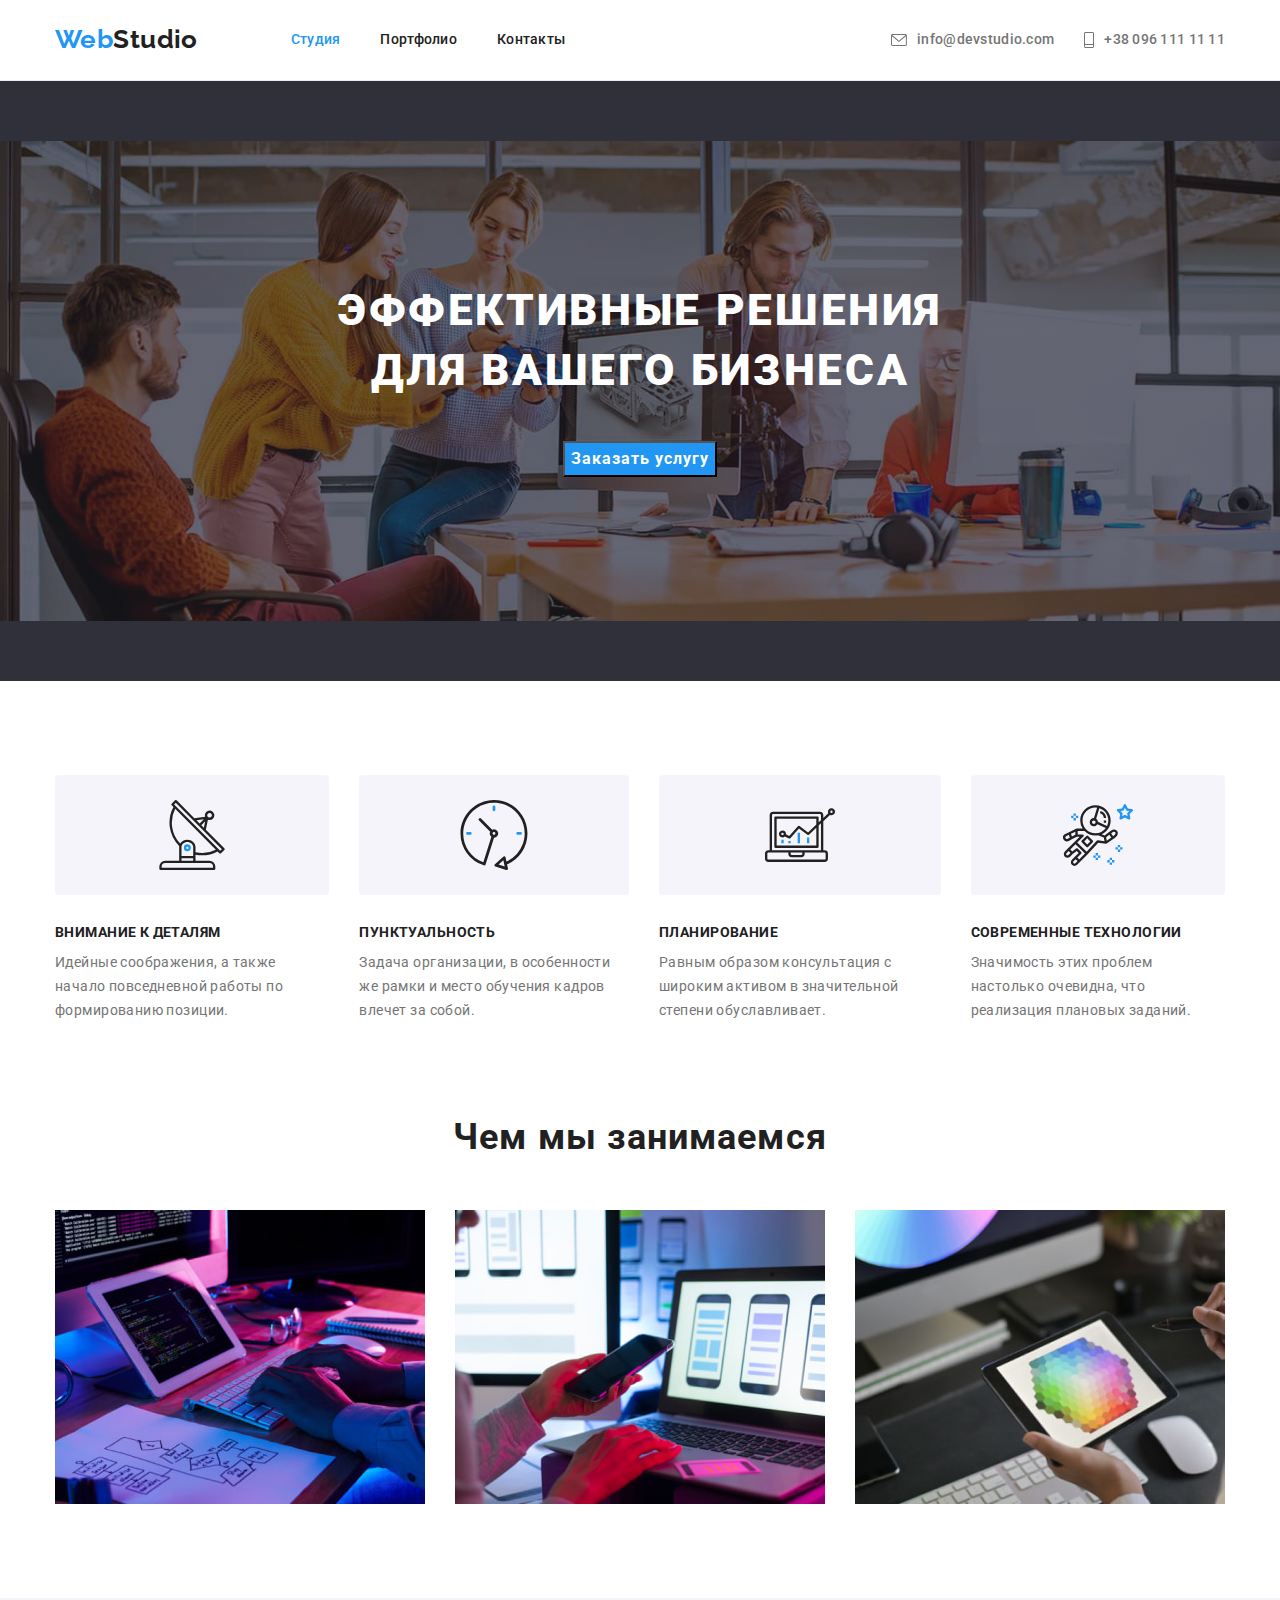
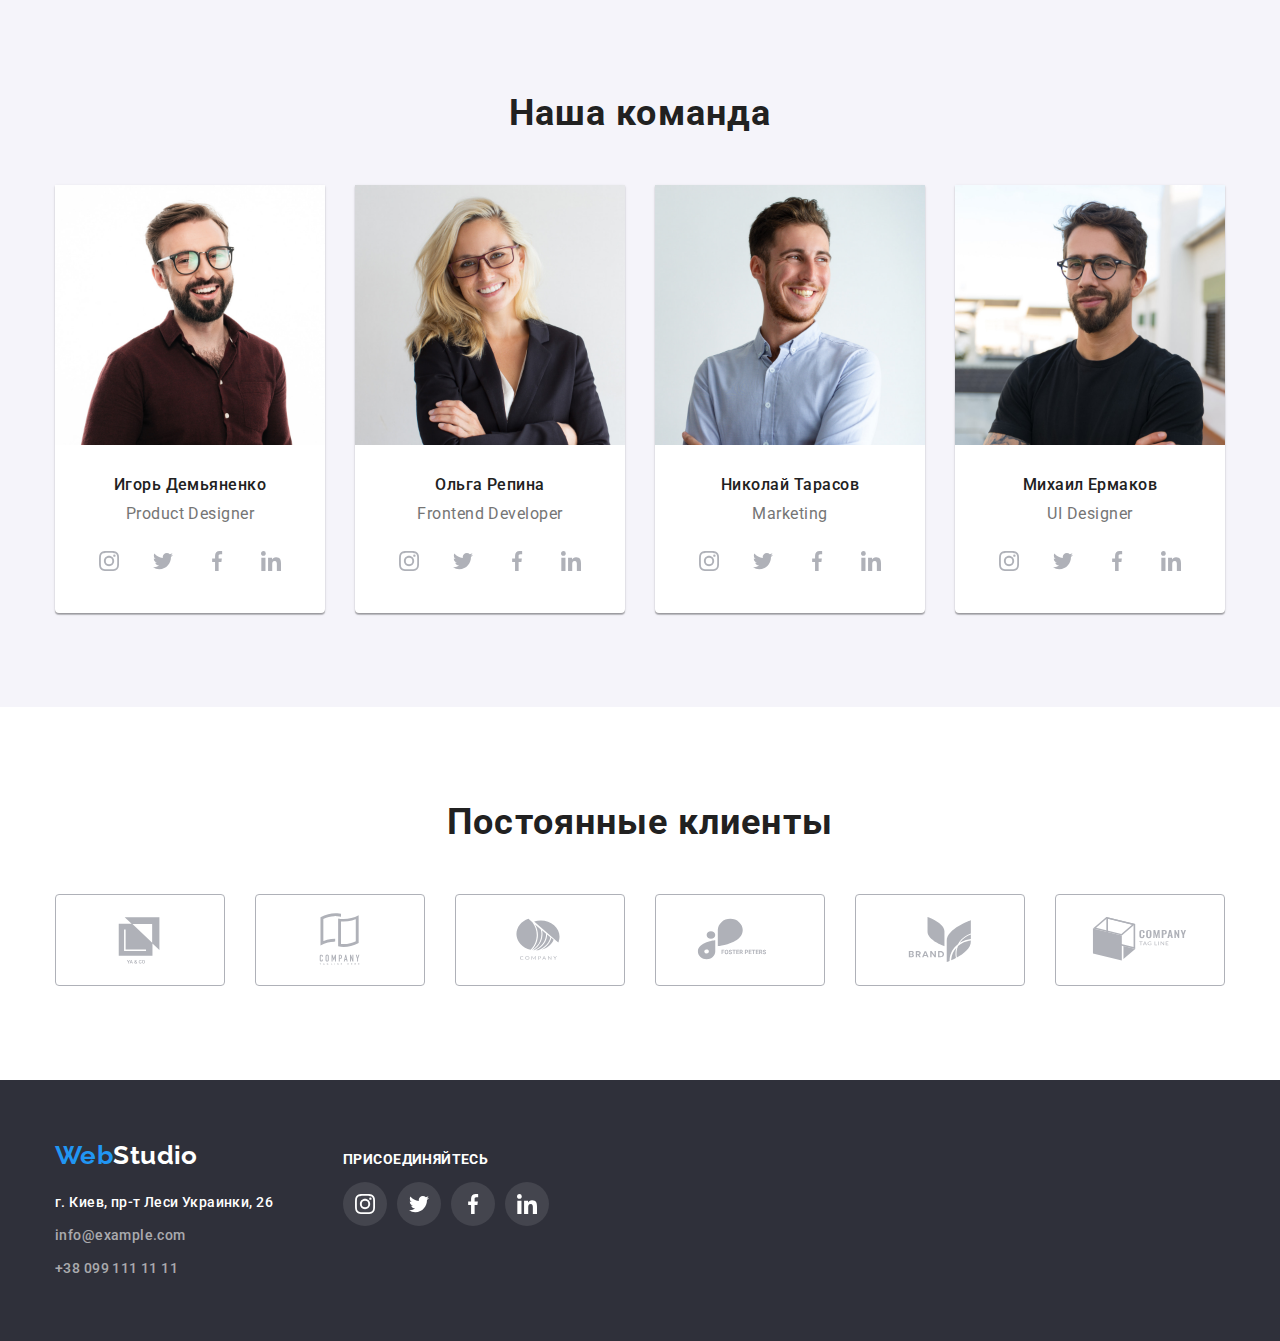
<file: index.html>
<!DOCTYPE html>
<html lang="ru">

<head>
  <meta charset="UTF-8">
  <meta http-equiv="X-UA-Compatible" content="IE=edge">
  <meta name="viewport" content="width=device-width, initial-scale=1.0">
  <title lang="en">WebStudio</title>

  <link rel="preconnect" href="https://fonts.googleapis.com">
  <link rel="preconnect" href="https://fonts.gstatic.com" crossorigin>
  <link href="https://fonts.googleapis.com/css2?family=Raleway:wght@700&family=Roboto:wght@400;500;700;900&display=swap"
    rel="stylesheet">

<link rel="stylesheet" href="https://cdn.jsdelivr.net/npm/modern-normalize@1.1.0/modern-normalize.min.css">

    <link rel="stylesheet" href="./css/styles.css">
</head>

<body>

          <header class="header">
<div class="container header-container"> 
      <nav class="container-nav">
        <a href="index.html" lang="en" class="logo">Web<span class="logo-black">Studio</span></a>
      
      
             <ul class="site-nav">
              <li class="item"><a class="link studio" href="index.html">Студия</a></li>
          <li class="item"><a class="link" href="portfolio.html">Портфолио</a></li>
          <li class="item"><a class="link" href="">Контакты</a></li>
        </ul>
      
      </nav>
      
      
      

        <ul class="contacts-nav">
        <li class="item">
          <a class="contacts" href="mailto:info@devstudio.com">
            <svg class="header-icon" width="16" height="12">
              <use href="./images/sprite.svg#email"></use>
            </svg>
        info@devstudio.com</a>
        </li>
        <li class="item">
          <a class="contacts" href="tel:+380961111111">
            <svg class="header-icon" width="10" height="16">
              <use href="./images/sprite.svg#mobile"></use>
            </svg>
            +38 096 111 11 11
          </a>
        </li>
        </ul>

      
</div>

</header>

  <main>
    <!-- HERO -->
    
    <section class="hero">
      <div class="container">
        <h1 class="hero-title">Эффективные решения <br> для вашего бизнеса</h1>
        <button class="button" type="button">Заказать услугу</button>
      </div>
    </section>

    <!-- Benefits -->
    <section class="section">
      
      <div class="container">
      <h2 class="visually-hidden">Преимущества нашей компании</h2>

<!-- <ul class="benefits-icon">
  <li class="benefits-icon-item"> <svg class="icon-item-ben" width="70" height="70">
    <use href="./images/sprite.svg#antenna" ></use>
  </svg></li>
  <li class="benefits-icon-item"> <svg class="icon-item-ben" width="70" height="70">
    <use href="./images/sprite.svg#clock"></use>
  </svg></li>
  <li class="benefits-icon-item"> <svg class="icon-item-ben" width="70" height="70">
    <use href="./images/sprite.svg#diagram"></use>
  </svg></li>
  <li class="benefits-icon-item"> <svg class="icon-item-ben" width="70" height="70">
    <use href="./images/sprite.svg#astronaut"></use>
  </svg></li>
</ul> -->

        <ul class="benefits-main">
          <li class="benefits-item">
            <div class="benefits-icon">
              <svg width="70px" height="70px">
                <use href="./images/sprite.svg#antenna"></use>
              </svg>
            </div>
            <h3 class="benefits-subtitle">Внимание к деталям</h3>
            <p class="benefits-text">Идейные соображения, а также начало повседневной работы по формированию позиции.</p>
          </li>
          <li class="benefits-item">
            <div class="benefits-icon">
              <svg width="70px" height="70px">
                <use href="./images/sprite.svg#clock"></use>
              </svg>
            </div>
            <h3 class="benefits-subtitle">Пунктуальность</h3>
            <p class="benefits-text">Задача организации, в особенности же рамки и место обучения кадров влечет за собой.</p>
        
          </li>
          <li class="benefits-item">
            <div class="benefits-icon">
              <svg width="70px" height="70px">
                <use href="./images/sprite.svg#diagram"></use>
              </svg>
            </div>
            <h3 class="benefits-subtitle">Планирование</h3>
            <p class="benefits-text">Равным образом консультация с широким активом в значительной степени обуславливает.</p>
        
          </li>
          <li class="benefits-item">
            <div class="benefits-icon">
              <svg width="70px" height="70px">
                <use href="./images/sprite.svg#astronaut"></use>
              </svg>
            </div>
            <h3 class="benefits-subtitle">Современные технологии</h3>
            <p class="benefits-text">Значимость этих проблем настолько очевидна, что реализация плановых заданий.</p>
        
          </li>
        </ul>
     </div>

    </section>

    <!-- Галерея -->
    <section class="gallery section">

      <div class="container">
          <h2 class="gallery-title">Чем мы занимаемся</h2>
          <ul class="gallery-main">
            <li class="gallery-item"><img src="./images/pic1.jpg" alt="Печатает текст на планете" width="370" height="294"></li>
            <li class="gallery-item"><img src="./images/pic2.jpg" alt="Смотрит в телефон" width="370" height="294"></li>
            <li class="gallery-item"><img src="./images/pic3.jpg" alt="Рисует на планшете" width="370" height="294"></li>
          </ul>
     </div>
    </section>
    <!-- Наша команда -->
    <section class="team section">
     <div class="container">
        <h2 class="team-title">Наша команда</h2>
        <ul class="team-box">
          <li class="team-main">
            <img src="./images/igor.jpg" alt="Улыбающийся парень в очках" width="270" height="260">
        
            <div class="team-container">
              <h3 class="team-name">Игорь Демьяненко</h3>
              <p class="team-text" lang="en">Product Designer</p>
              <ul class="social">
                <li class="social-item"><a class="social-link" href="">
                    <svg class="social-icon" width="20" height="20">
                      <use href="./images/sprite.svg#instagram"></use>
                    </svg>
                  </a>
                </li>
                <li class="social-item"><a class="social-link" href="">
                    <svg class="social-icon" width="20" height="20">
                      <use href="./images/sprite.svg#twitter"></use>
                    </svg>
                  </a></li>
                <li class="social-item">
                  <a class="social-link" href="">
                    <svg class="social-icon" width="20" height="20">
                      <use href="./images/sprite.svg#facebook"></use>
                    </svg>
                  </a>
                </li>
                <li class="social-item"><a class="social-link" href="">
                    <svg class="social-icon" width="20" height="20">
                      <use href="./images/sprite.svg#linkedin"></use>
                    </svg>
                  </a></li>
              </ul>
              </div>


             
          </li>

          <li class="team-main">
            <img src="./images/olg.jpg" alt="Улыбающияся девушка" width="270" height="260">
        <div class="team-container">
            <h3 class="team-name">Ольга Репина</h3>
            <p class="team-text" lang="en">Frontend Developer</p>
            <ul class="social">
              <li class="social-item"><a class="social-link" href="">
                  <svg class="social-icon" width="20" height="20">
                    <use href="./images/sprite.svg#instagram"></use>
                  </svg>
                </a>
              </li>
              <li class="social-item"><a class="social-link" href="">
                  <svg class="social-icon" width="20" height="20">
                    <use href="./images/sprite.svg#twitter"></use>
                  </svg>
                </a></li>
              <li class="social-item">
                <a class="social-link" href="">
                  <svg class="social-icon" width="20" height="20">
                    <use href="./images/sprite.svg#facebook"></use>
                  </svg>
                </a>
              </li>
              <li class="social-item"><a class="social-link" href="">
                  <svg class="social-icon" width="20" height="20">
                    <use href="./images/sprite.svg#linkedin"></use>
                  </svg>
                </a></li>
            </ul>
            </div>
            
           
          </li>
          <li class="team-main">
            <img src="./images/nikolay.jpg" alt="Улыбающийся парень" width="270" height="260">
        <div class="team-container">
            <h3 class="team-name">Николай Тарасов</h3>
            <p class="team-text" lang="en">Marketing</p>
            <ul class="social">
              <li class="social-item"><a class="social-link" href="">
                  <svg class="social-icon" width="20" height="20">
                    <use href="./images/sprite.svg#instagram"></use>
                  </svg>
                </a>
              </li>
              <li class="social-item"><a class="social-link" href="">
                  <svg class="social-icon" width="20" height="20">
                    <use href="./images/sprite.svg#twitter"></use>
                  </svg>
                </a></li>
              <li class="social-item">
                <a class="social-link" href="">
                  <svg class="social-icon" width="20" height="20">
                    <use href="./images/sprite.svg#facebook"></use>
                  </svg>
                </a>
              </li>
              <li class="social-item"><a class="social-link" href="">
                  <svg class="social-icon" width="20" height="20">
                    <use href="./images/sprite.svg#linkedin"></use>
                  </svg>
                </a></li>
            </ul>
            </div>
            
          </li>
          <li class="team-main">
            <img src="./images/mihail.jpg" alt="Бородатый парень с тату" width="270" height="260">
        <div class="team-container">
            <h3 class="team-name">Михаил Ермаков</h3>
            <p class="team-text" lang="en">UI Designer</p>
            <ul class="social">
              <li class="social-item"><a class="social-link" href="">
                  <svg class="social-icon" width="20" height="20">
                    <use href="./images/sprite.svg#instagram"></use>
                  </svg>
                </a>
              </li>
              <li class="social-item"><a class="social-link" href="">
                  <svg class="social-icon" width="20" height="20">
                    <use href="./images/sprite.svg#twitter"></use>
                  </svg>
                </a></li>
              <li class="social-item">
                <a class="social-link" href="">
                  <svg class="social-icon" width="20" height="20">
                    <use href="./images/sprite.svg#facebook"></use>
                  </svg>
                </a>
              </li>
              <li class="social-item"><a class="social-link" href="">
                  <svg class="social-icon" width="20" height="20">
                    <use href="./images/sprite.svg#linkedin"></use>
                  </svg>
                </a></li>
            </ul>
            </div>
            
          </li>
        </ul>
     </div>
    </section>
<!-- Постоянные клиенты -->
<section class="client section">
  <div class="container">
<h2 class="cliets-title">Постоянные клиенты</h2>

<ul class="clients-list">
  <li class="clients-item" >
    <a class="clients-link" href="">
      <svg class="cliets-icon" width="106" height="60">
        <use href="./images/sprite.svg#client1"></use>
      </svg>
    </a>
  </li>
  <li class="clients-item" >
    <a class="clients-link" href="">
      <svg class="cliets-icon" width="106" height="60">
        <use href="./images/sprite.svg#client2"></use>
      </svg>
    </a>
  </li>
  <li class="clients-item" >
    <a class="clients-link" href="">
      <svg class="cliets-icon" width="106" height="60">
        <use href="./images/sprite.svg#client3"></use>
      </svg>
    </a>
  </li>
  <li class="clients-item" >
    <a class="clients-link" href="">
      <svg class="cliets-icon" width="106" height="60">
        <use href="./images/sprite.svg#client4"></use>
      </svg>
    </a>
  </li>
  <li class="clients-item" >
    <a class="clients-link" href="">
      <svg class="cliets-icon" width="106" height="60">
        <use href="./images/sprite.svg#client5"></use>
      </svg>
    </a>
  </li>
  <li class="clients-item" >
    <a class="clients-link" href="">
      <svg class="cliets-icon" width="106" height="60">
        <use href="./images/sprite.svg#client6"></use>
      </svg>
    </a>
  </li>
</ul>

  </div>

</section>

  </main>
  
  <footer class="basement">

   <div class="container">
     <div class="general">
    <div class="boxes">
      <a href="index.html" lang="en" class="logo-basement">Web<span class="logo-white">Studio</span></a>
    
      <address> 
        <ul>
          <li class="basement-item"><a class="link adress" href="https://goo.gl/maps/S1K2Xz3BkquAbChR9">г. Киев, пр-т Леси Украинки, 26</a>
          </li>
          <li class="basement-item"><a class="link box" href="mailto:info@example.com">info@example.com</a></li>
          <li class="basement-item"><a class="link box" href="tel:+380991111111">+38 099 111 11 11</a></li>
        </ul>
      </address>
</div>
      <div class="footer">
<p class="footer-text">присоединяйтесь</p>
<ul class="footer-icon">
  <li class="footer-item">
    <a class="footer-link" href="">
      <svg class="icon-social" width="20" height="20">
        <use href="./images/sprite.svg#instagram"></use>
      </svg>
    </a>
  </li>
  <li class="footer-item">
    <a class="footer-link" href="">
      <svg class="icon-social" width="20" height="20">
        <use href="./images/sprite.svg#twitter"></use>
      </svg>
    </a>
  </li>
  <li class="footer-item">
    <a class="footer-link" href="">
      <svg class="icon-social" width="20" height="20">
        <use href="./images/sprite.svg#facebook"></use>
      </svg>
    </a>
  </li>
  <li class="footer-item">
    <a class="footer-link" href="">
      <svg class="icon-social" width="20" height="20">
        <use href="./images/sprite.svg#linkedin"></use>
      </svg>
    </a>
  </li>
</ul>

</div>
   </div>
  </div>
</footer>
  </body>
</html>
</file>
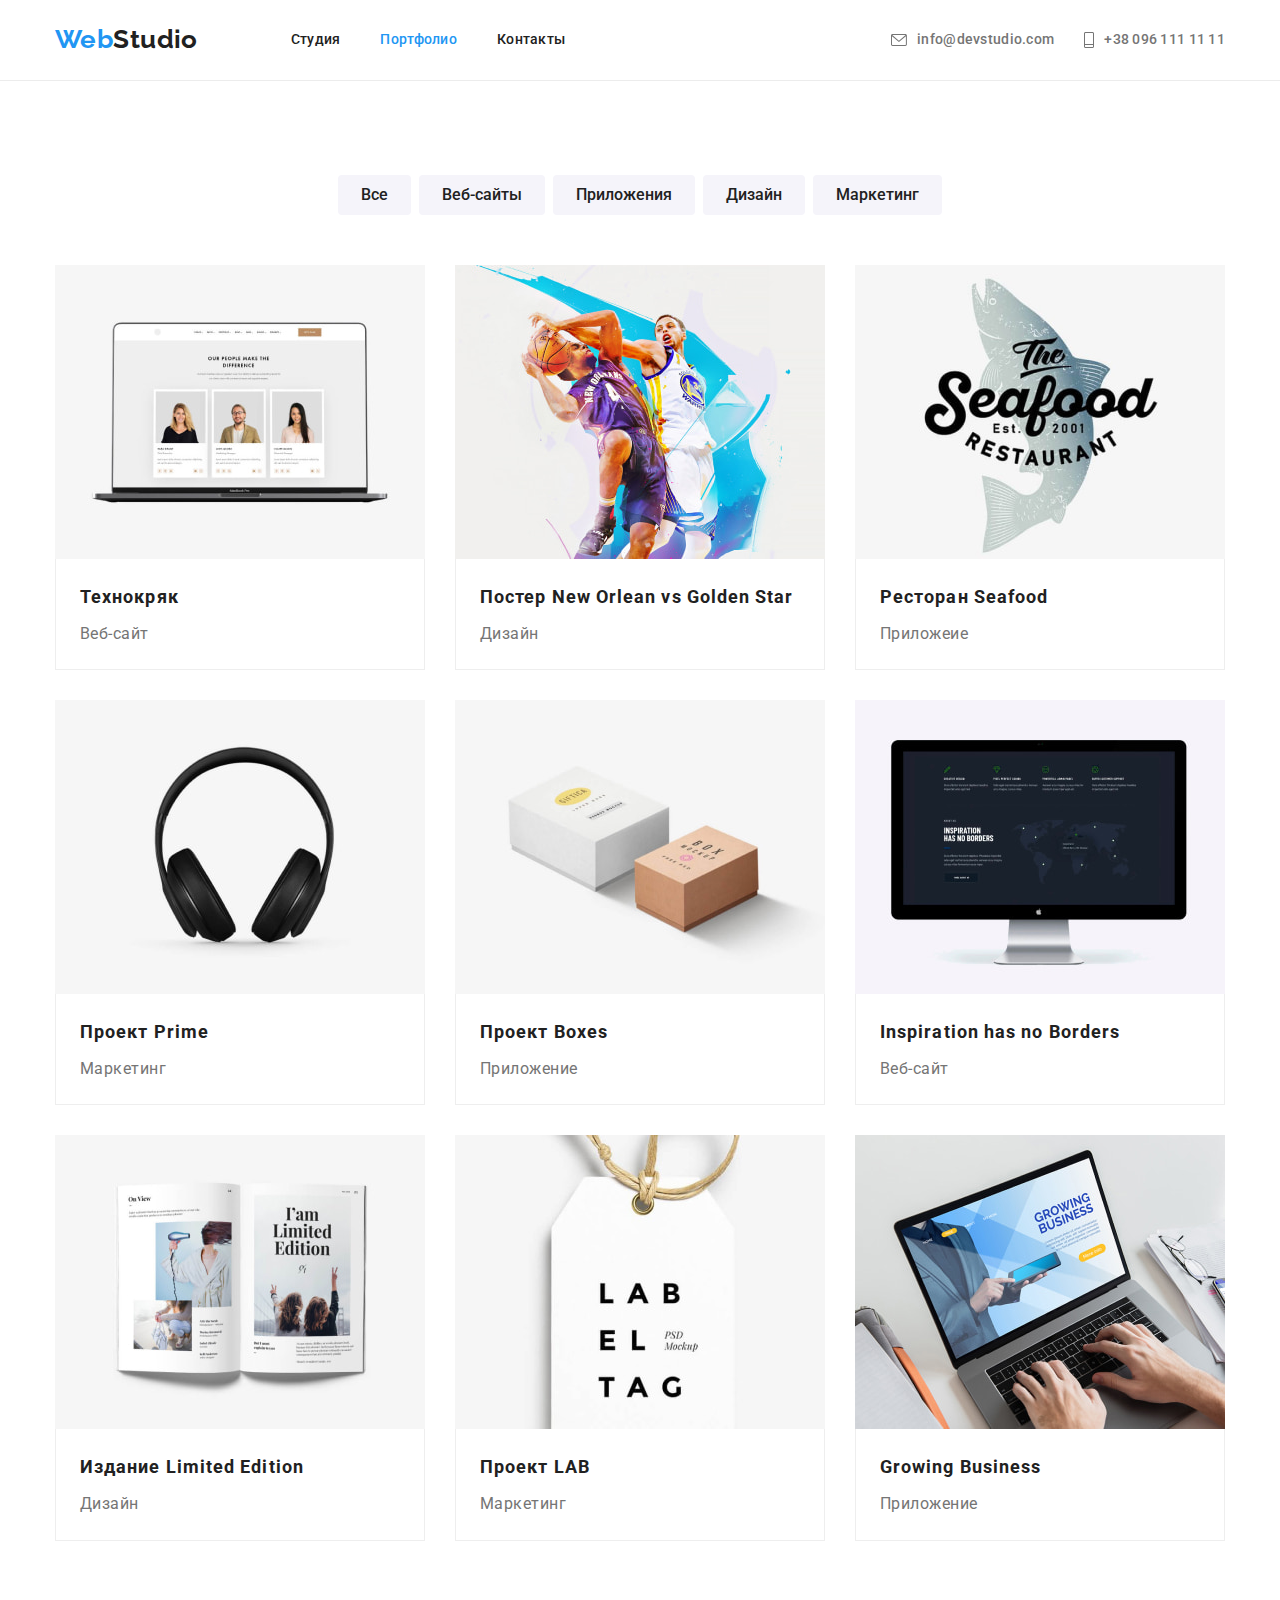
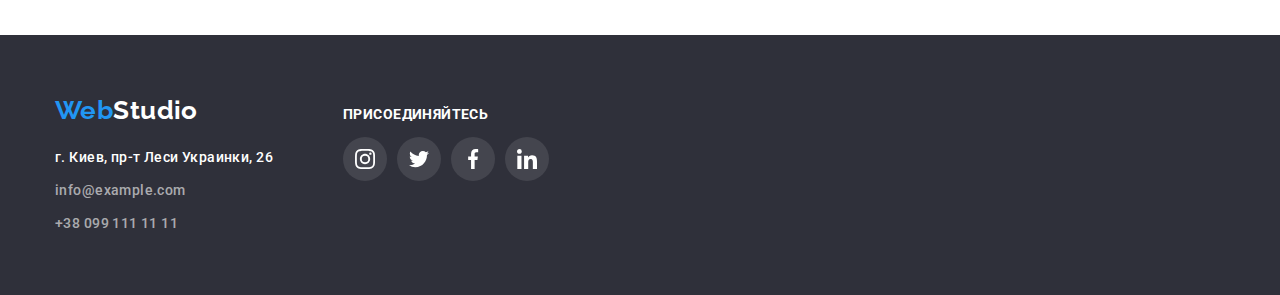
<file: portfolio.html>
<!DOCTYPE html>
<html lang="ru">
<head>
    <meta charset="UTF-8">
    <meta http-equiv="X-UA-Compatible" content="IE=edge">
    <meta name="viewport" content="width=device-width, initial-scale=1.0">
    <title lang="en">Portfolio</title>
    <link rel="preconnect" href="https://fonts.googleapis.com">
    <link rel="preconnect" href="https://fonts.gstatic.com" crossorigin>
    <link href="https://fonts.googleapis.com/css2?family=Raleway:wght@700&family=Roboto:wght@400;500;700;900&display=swap"
        rel="stylesheet">

        <link rel="stylesheet" href="https://cdn.jsdelivr.net/npm/modern-normalize@1.1.0/modern-normalize.min.css">
       <link rel="stylesheet" href="./css/styles.css">
</head>
<body>
<header class="header">
    <div class="container header-container">
        <nav class="container-nav">
            <a href="index.html" lang="en" class="logo">Web<span class="logo-black">Studio</span></a>


            <ul class="site-nav">
                <li class="item"><a class="link" href="index.html">Студия</a></li>
                <li class="item"><a class="link portfolio" href="portfolio.html">Портфолио</a></li>
                <li class="item"><a class="link" href="">Контакты</a></li>
            </ul>

        </nav>




        <ul class="contacts-nav">
            <li class="item">
                <a class="contacts" href="mailto:info@devstudio.com">
                    <svg class="header-icon" width="16" height="12">
                        <use href="./images/sprite.svg#email"></use>
                    </svg>
                    info@devstudio.com</a>
            </li>
            <li class="item">
                <a class="contacts" href="tel:+380961111111">
                    <svg class="header-icon" width="10" height="16">
                        <use href="./images/sprite.svg#mobile"></use>
                    </svg>
                    +38 096 111 11 11
                </a>
            </li>
        </ul>


    </div>

</header>

    <main>
        <section class="section">
<div class="container">
<h1 class="visually-hidden">
    Наши работы
</h1>
<ul class="port-list">
    <li class="port-item"><button class="holder" type="button">Все</button></li>
    <li class="port-item"><button class="holder" type="button">Веб-сайты</button></li>
    <li class="port-item"><button class="holder" type="button">Приложения</button></li>
    <li class="port-item"><button class="holder" type="button">Дизайн</button></li>
    <li class="port-item"><button class="holder" type="button">Маркетинг</button></li>
</ul>


<ul class="port-products">
    <li class="products-item">
        <a class="product-link" href="">
<img src="./images/portfolio/tehno.jpg" alt="изображение сотрудников компании" width="370" height="294">
<div class="products-container">
    <h2 class="caption">Технокряк</h3>
        <p class="caption-text">Веб-сайт</p>
</div>
        </a>
       
    </li>
    <li class="products-item">
       <a href="" class="product-link">
           <img src="./images/portfolio/poster.jpg" alt="постер игры в баскетбол" width="370" height="294">
    <div class="products-container">
        <h2 class="caption">Постер New Orlean vs Golden Star</h3>
            <p class="caption-text">Дизайн</p>
    </div>
    </a>
    </li>
    <li class="products-item">
        <a href="" class="product-link">
            <img src="./images/portfolio/restoran.jpg" alt="логотип ресторана" width="370" height="294">
            <div class="products-container">
                <h2 class="caption">Ресторан Seafood</h3>
                    <p class="caption-text">Приложеие</p>
            </div>
        </a>
    </li>
    <li class="products-item">
        <a href="" class="product-link">
            <img src="./images/portfolio/projectp.jpg" alt="Картинка компьтерных наушников" width="370" height="294">
            <div class="products-container">
                <h2 class="caption">Проект Prime</h3>
                    <p class="caption-text">Маркетинг</p>
            </div>
        </a>
    </li>
    <li class="products-item">
        <a href="" class="product-link">
            <img src="./images/portfolio/projectb.jpg" alt="две небольшие коробки" width="370" height="294">
            <div class="products-container">
                <h2 class="caption">Проект Boxes</h3>
                    <p class="caption-text">Приложение</p>
            </div>
        </a>
    </li>
    <li class="products-item">
       <a href="" class="product-link">
            <img src="./images/portfolio/inspiration.jpg" alt="на мониторе изображен сайт" width="370" height="294">
            <div class="products-container">
                <h2 class="caption">Inspiration has no Borders</h3>
                    <p class="caption-text">Веб-сайт</p>
            </div>
       </a>
    </li>
    <li class="products-item">
       <a href="" class="product-link">
            <img src="./images/portfolio/izdaniel.jpg" alt="журнал ограниченным тиражом" width="370" height="294">
            <div class="products-container">
                <h2 class="caption">Издание Limited Edition</h3>
                    <p class="caption-text">Дизайн</p>
            </div>
       </a>
    </li>
    <li class="products-item">
        <a href="" class="product-link">
            <img src="./images/portfolio/projectl.jpg" alt="ярлык" width="370" height="294">
            <div class="products-container">
                <h2 class="caption">Проект LAB</h3>
                    <p class="caption-text">Маркетинг</p>
            </div>
        </a>
    </li>
    <li class="products-item">
        <a href="" class="product-link">
            <img src="./images/portfolio/groving.jpg" alt="бизнес сайт" width="370" height="294">
            <div class="products-container">
                <h2 class="caption">Growing Business</h3>
                    <p class="caption-text">Приложение</p>
            </div>
        </a>
    </li>
</ul>
</div>
</section>



    </main>

<footer class="basement">

    <div class="container">
        <div class="general">
            <div class="boxes">
                <a href="index.html" lang="en" class="logo-basement">Web<span class="logo-white">Studio</span></a>

                <address>
                    <ul>
                        <li class="basement-item"><a class="link adress" href="https://goo.gl/maps/S1K2Xz3BkquAbChR9">г.
                                Киев, пр-т Леси Украинки, 26</a>
                        </li>
                        <li class="basement-item"><a class="link box"
                                href="mailto:info@example.com">info@example.com</a></li>
                        <li class="basement-item"><a class="link box" href="tel:+380991111111">+38 099 111 11 11</a>
                        </li>
                    </ul>
                </address>
            </div>
            <div class="footer">
                <p class="footer-text">присоединяйтесь</p>
                <ul class="footer-icon">
                    <li class="footer-item">
                        <a class="footer-link" href="">
                            <svg class="icon-social" width="20" height="20">
                                <use href="./images/sprite.svg#instagram"></use>
                            </svg>
                        </a>
                    </li>
                    <li class="footer-item">
                        <a class="footer-link" href="">
                            <svg class="icon-social" width="20" height="20">
                                <use href="./images/sprite.svg#twitter"></use>
                            </svg>
                        </a>
                    </li>
                    <li class="footer-item">
                        <a class="footer-link" href="">
                            <svg class="icon-social" width="20" height="20">
                                <use href="./images/sprite.svg#facebook"></use>
                            </svg>
                        </a>
                    </li>
                    <li class="footer-item">
                        <a class="footer-link" href="">
                            <svg class="icon-social" width="20" height="20">
                                <use href="./images/sprite.svg#linkedin"></use>
                            </svg>
                        </a>
                    </li>
                </ul>

            </div>
        </div>
    </div>
</footer>
</body>
</html>
</file>
<file: css/styles.css>
:root {
  --primary-color: #212121;
  --secondary-color: #757575;
  --white-color: #ffffff;
  --blue-color: #2196f3;
}

body {
  color: var(--primary-color);
  font-family: Roboto, sans-serif;
  font-size: 14px;
  font-style: normal;
  line-height: 1.14;
  letter-spacing: 0.03em;
}

/* Утилиты */
ul {
  padding-left: 0;
  margin-top: 0;
  margin-bottom: 0;
  list-style: none;
}

h1,
h2,
h3,
h4,
p {
  margin-top: 0;
}

h1:last-child,
h2:last-child,
h3:last-child,
h4:last-child,
p:last-child {
  margin-bottom: 0;
}

.section {
  padding-top: 94px;
  padding-bottom: 94px;
}
.container {
  width: 1200px;
  padding-left: 15px;
  padding-right: 15px;
  margin-left: auto;
  margin-right: auto;
}
img {
  display: block;
  max-width: 100%;
  height: auto;
}

/* Хеадер */
.site-nav {
  display: flex;
}

.site-nav .item + .item {
  margin-left: 40px;
}

.site-nav .link {
  padding-top: 32px;
  padding-bottom: 32px;
  display: block;
}

.contacts-nav {
  display: flex;
  margin-left: auto;
  align-items: center;
  justify-content: center;
}
.contacts-nav .contacts {
  padding-top: 32px;
  padding-bottom: 32px;
  display: block;
}

.contacts-nav .item + .item {
  margin-left: 30px;
}

.header-container {
  display: flex;
}
.header {
  border-bottom: 1px solid #ececec;
  background-color: var(--white-color);
}
.container-nav {
  display: flex;
  align-items: center;
}




.logo {
  margin-right: 93px;
  color: var(--blue-color);
  font-family: Raleway, sans-serif;
  font-weight: 700;
  font-size: 26px;
  line-height: 1.2;
  text-decoration: none;
}

.logo-black {
  color: var(--primary-color);
}
.logo-white {
  color: var(--white-color);
}

.link {
  color: var(--primary-color);
  font-weight: 500;
  letter-spacing: 0.02em;
  text-decoration: none;
}
.link:hover,
.link:focus {
  color: var(--blue-color);
}
.contacts {
  color: var(--secondary-color);
  font-weight: 500;
  letter-spacing: 0.02em;
  text-decoration: none;
}
.contacts:hover,
.contacts:focus {
  color: var(--blue-color);
}

/* Герой */

.hero {
  height: 600px;
  max-width: 1600px;
  margin-right: auto;
  margin-left: auto;
  background-image: linear-gradient(rgba(47, 48, 58, 0.4), rgba(47, 48, 58, 0.4)),
    url(../images/hero.jpg);

  background-color: #2f303a;
  
background-repeat: no-repeat;
  background-size: contain;
  background-position: 50% 50%;
  text-align: center;
  padding-top: 200px;
  padding-bottom: 200px;
}

.hero-title {
  color: var(--white-color);
  font-weight: 900;
  font-size: 44px;
  line-height: 1.36;
  letter-spacing: 0.06em;
  text-transform: uppercase;
  margin-bottom: 40px;
}
.button {
  color: var(--white-color);
  background-color: var(--blue-color);
  font-family: inherit;
  font-weight: 700;
  font-size: 16px;
  line-height: 1.87;
  letter-spacing: 0.06em;
  cursor: pointer;
}

/* Преимущества */
.benefits-main {
  display: flex;
}

.benefits-title {
  color: var(--primary-color);
  font-weight: 700;
  font-size: 36px;
  letter-spacing: 0.03em;
  line-height: 1.2;
  text-align: center;
}
.benefits-subtitle {
  margin-bottom: 10px;
  color: var(--primary-color);
  font-size: 14px;
  font-weight: 700;

  text-transform: uppercase;
}
.benefits-text {
  color: var(--secondary-color);
  line-height: 1.7;
}
.benefits-item:not(:last-child) {
  margin-right: 30px;
}



/* Галерея */
.gallery {
  padding-top: 0;
}

.gallery-title {
  margin-bottom: 50px;
  color: var(--primary-color);
  font-weight: 700;
  font-size: 36px;
  letter-spacing: 0.03em;
  line-height: 1.2;
  text-align: center;
}
.gallery-main {
  display: flex;
}
.gallery-item + .gallery-item {
  margin-left: 30px;
}

/* Команда */
.team {
  background-color: #f5f4fa;
}
.team-name {
  margin-bottom: 10px;
  /* padding-top: 30px;
  padding-bottom: 10px;
  padding-right: 59px;
  padding-left: 59px; */
  text-align: center;

  color: var(--primary-color);
  font-weight: 500;
  font-size: 16px;
  letter-spacing: 0.03em;
  line-height: 1.2;
}
.team-text {
  /* padding-bottom: 30px; */
  text-align: center;

  color: var(--secondary-color);
  font-size: 16px;
  letter-spacing: 0.03em;
  line-height: 1.2;
}
.team-title {
  margin-bottom: 50px;
  color: var(--primary-color);
  font-weight: 700;
  font-size: 36px;
  letter-spacing: 0.03em;
  line-height: 1.2;
  text-align: center;
}
.team-box {
  display: flex;
}

.team-main {
  background-color: var(--white-color);
  border-radius: 0px 0px 4px 4px;
  box-shadow: 0px 1px 3px rgba(0, 0, 0, 0.12), 0px 1px 1px rgba(0, 0, 0, 0.14),
    0px 2px 1px rgba(0, 0, 0, 0.2);
}

.team-main:not(:last-child) {
  margin-right: 30px;
}
.team-container {
  padding-top: 30px;
  padding-bottom: 30px;
}

/* Подвал */
.basement {
  background-color: #2f303a;
  padding-top: 60px;
  padding-bottom: 60px;
}
.basement-item:not(:last-child) {
  margin-bottom: 9px;
}

.logo-basement {
  margin-bottom: 20px;
  display: block;
  color: var(--blue-color);
  font-family: Raleway, sans-serif;
  font-weight: 700;
  font-size: 26px;
  line-height: 1.2;
  text-decoration: none;
}

.adress {
  color: var(--white-color);
  line-height: 1.7;
  font-style: normal;
  letter-spacing: 0.03em;
}
.box {
  color: rgba(255, 255, 255, 0.6);
  line-height: 1.7;
  font-style: normal;
  letter-spacing: 0.03em;
}

/* Портфолио */



/* Герой */
.port-list {
  display: flex;
  justify-content: center;
  margin-bottom: 50px;
}
.port-item:not(:last-child) {
  margin-right: 8px;
}

.port-products {
  display: flex;
  flex-wrap: wrap;
  gap: 30px;
}
.products-item {
  background: #ffffff;
}
.products-container {
  padding-left: 24px;
  padding-right: 24px;
  padding-top: 20px;
  padding-bottom: 20px;
  border-left: 1px solid #eeeeee;
  border-right: 1px solid #eeeeee;
  border-bottom: 1px solid #eeeeee;
}
.caption {
  margin-bottom: 4px;

  color: var(--primary-color);
  font-weight: 700;
  font-size: 18px;
  line-height: 2;
  letter-spacing: 0.06em;
}
.caption-text {
  color: var(--secondary-color);
  font-size: 16px;
  letter-spacing: 0.03em;
  line-height: 1.9;
}
.holder:hover,
.holder:focus {
  color: var(--white-color);
  background-color: var(--blue-color);
  box-shadow: 0px 3px 1px rgba(0, 0, 0, 0.1), 0px 1px 2px rgba(0, 0, 0, 0.08),
    0px 2px 2px rgba(0, 0, 0, 0.12);
}
.holder {
  padding-top: 6px;
  padding-bottom: 6px;
  padding-left: 22px;
  padding-right: 22px;
  border: 1px solid transparent;

  border-radius: 4px;

  color: var(--primary-color);
  background-color: #f5f4fa;
  font-family: inherit;
  font-weight: 500;
  font-size: 16px;
  line-height: 1.6;
  cursor: pointer;
}
.visually-hidden {
  position: absolute;
  width: 1px;
  height: 1px;
  margin: -1px;
  border: 0;
  padding: 0;
  white-space: nowrap;
  clip-path: inset(100%);
  clip: rect(0 0 0 0);
  overflow: hidden;
}
.product-link {
  display: block;
  text-decoration: none;
}

.product-link:hover,
.product-link:focus {
  box-shadow: 0px 1px 1px rgba(0, 0, 0, 0.12),
    0px 4px 4px rgba(0, 0, 0, 0.06),
    1px 4px 6px rgba(0, 0, 0, 0.16);
}

/* ICONS TEAM*/



.social-item:not(:last-child) {
  margin-right: 10px;
}

.social {
  display: flex;
  justify-content: center;
  align-items: center;
}
.social-link {
  display: flex;
  justify-content: center;
  align-items: center;
  border-radius: 50%;
  height: 44px;
  width: 44px;
  
}
/* .social-link:last-child {
  margin-right: 0;
} */

.social-link:hover,
.social-link:focus {
  background-color: #2196f3;
}

.social-icon {
  fill: #afb1b8;
}
.social-link:hover .social-icon,
.social-link:focus .social-icon {
  fill: #ffffff;
}

/* ICONS benefits */
.benefits-icon{
  display: flex;
  justify-content: center;
  align-items: center;
  background-color: #F5F4FA;
  border-radius: 4px;
 height: 120px;
  margin-bottom: 30px;
}




/* Постоянные клиенты */
.cliets-title {
  margin-bottom: 50px;
  color: var(--primary-color);
  font-weight: 700;
  font-size: 36px;
  letter-spacing: 0.03em;
  line-height: 1.2;
  text-align: center;
}
.clients-link{
  display: flex;
  justify-content: center;
  align-items: center;
  border: 1px solid #afb1b8;
  border-radius: 4px;
  width: 100%;
  height: 100%;
}
.clients-link:hover .cliets-icon,
.clients-link:focus .cliets-icon{
  fill: #2196f3;
  }
  .clients-link:hover, 
  .clients-link:focus {
    border-color: #2196f3;
  }


.cliets-icon {
  fill: #afb1b8;
}
.clients-list {
  display: flex;
  justify-content: center;
  align-items: center;
}
.clients-item:not(:last-child) {
  margin-right: 30px;
}
.clients-item {
  width: 170px;
  height: 92px;
  
}


/* Header icon */

.contacts-nav .contacts {
  display: flex;
  align-items: center;
  color: #757575;
}
.contacts-nav .header-icon {
  margin-right: 10px;
  fill: currentColor;
}
.contacts-nav .contacts:hover,
.contacts-nav .contacts:focus {
  color: #2196f3;
}

/* Футер */
.footer {
  margin-left: 70px;
}
.footer-text {
  color: #ffffff;
  font-family: Roboto, sans-serif;
  font-weight: 700;
  text-transform: uppercase;
}
.footer-icon {
  display: flex;
  align-items: center;
}
.footer-item {
  width: 44px;
  height: 44px;
  margin-right: 10px;
}
.footer-item:last-child {
  margin-right: 0;
}

.footer-link{
display: flex;
justify-content: center;
align-items: center;
background-color: rgba(255, 255, 255, 0.1);
border-radius: 50%;
width: 100%;
height: 100%;
}

.icon-social {
  fill: #ffffff;
}
.footer-link:hover,
.footer-link:focus{
  background-color: #2196f3;
}


.general {
  display: flex;
  align-items: baseline;
}
.portfolio {
  color: #2196f3;
}

.studio {
  color: #2196f3;
}
</file>
